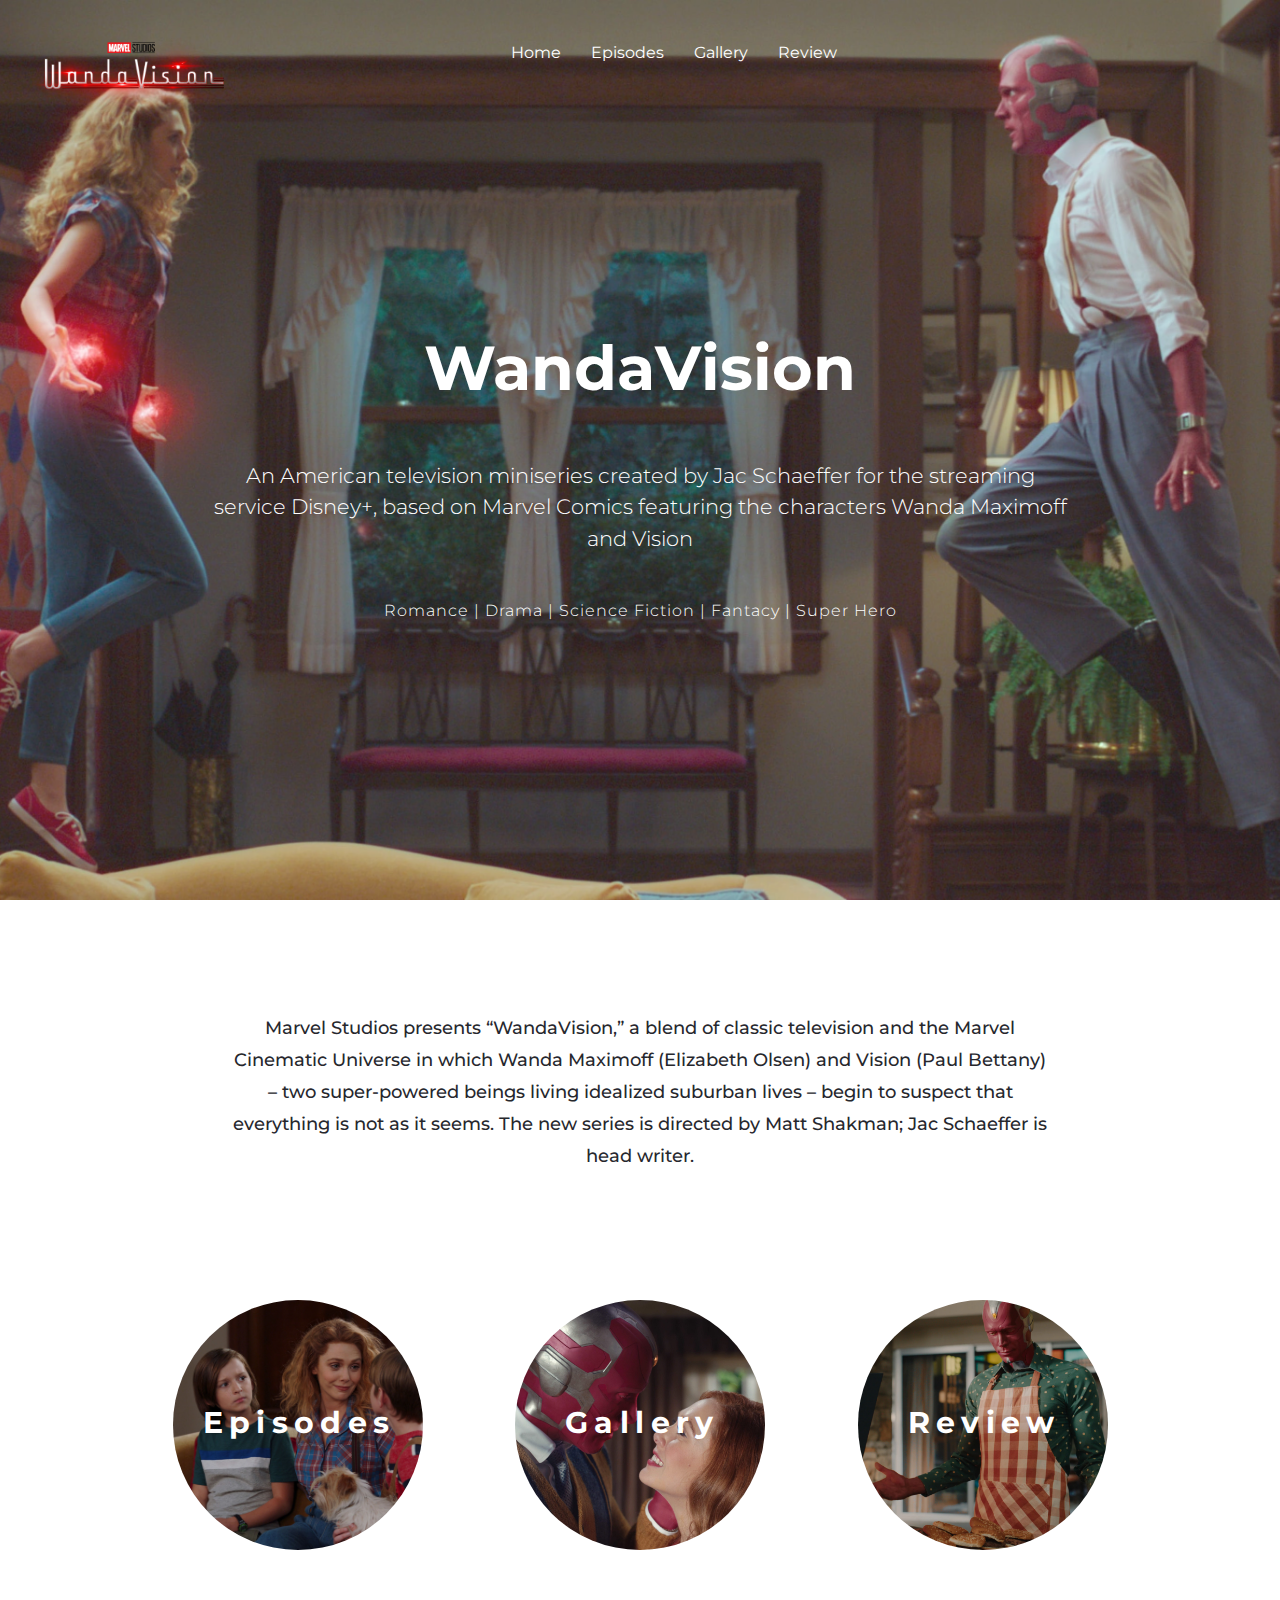
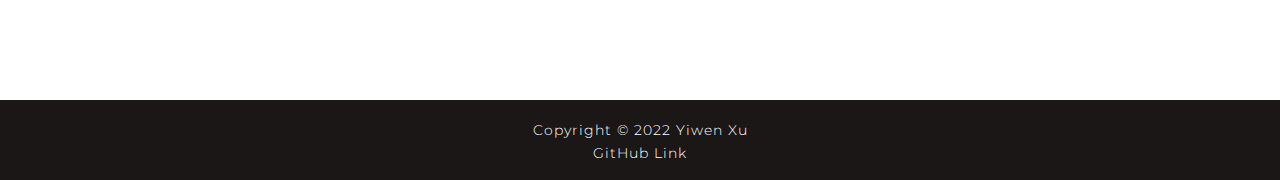
<file: index.html>
<!DOCTYPE html>
<html lang="en">
  <head>
    <meta charset="UTF-8" />
    <meta http-equiv="X-UA-Compatible" content="IE=edge" />
    <meta name="viewport" content="width=device-width, initial-scale=1.0" />
    <link rel="stylesheet" href="./css/reset.css" />
    <link rel="stylesheet" href="./css/main.css" />
    <script src="./js/main.js" defer></script>
    <title>Project 2</title>

    <!-- Google Fonts -->
    <link
      href="https://fonts.googleapis.com/css?family=Montserrat:300,300i,400,600,700"
      rel="stylesheet"
    />
    <link
      rel="stylesheet"
      href="http://cdnjs.cloudflare.com/ajax/libs/font-awesome/4.4.0/css/font-awesome.min.css"
    />
    <link rel="preconnect" href="https://fonts.googleapis.com" />
    <link rel="preconnect" href="https://fonts.gstatic.com" crossorigin />
    <link
      href="https://fonts.googleapis.com/css2?family=DM+Serif+Display:ital@0;1&display=swap"
      rel="stylesheet"
    />
  </head>
  <body>
    <header class="site-header">
      <div class="container">
        <div class="logo">
          <img src="./img/WandaVision_logo.png" alt="logo" />
        </div>
        <nav class="nav">
          <div class="navbar-collapse">
            <ul class="navbar-nav">
              <li class="active">
                <a href="index.html">Home</a>
              </li>
              <li><a href="episodes.html">Episodes</a></li>
              <li><a href="gallery.html">Gallery</a></li>
              <li><a href="review.html">Review</a></li>
            </ul>
          </div>
        </nav>
      </div>
    </header>

    <div class="hero overlay">
      <div class="hero-content">
        <div class="hero-text">
          <h1>WandaVision</h1>
          <p>
            An American television miniseries created by Jac Schaeffer for the
            streaming service Disney+, based on Marvel Comics featuring the
            characters Wanda Maximoff and Vision
          </p>
          <p id="tvtype">
            Romance | Drama | Science Fiction | Fantacy | Super Hero
          </p>
        </div>
      </div>
    </div>

    <main>
      <section>
        <div class="intro">
          <p>
            Marvel Studios presents “WandaVision,” a blend of classic television
            and the Marvel Cinematic Universe in which Wanda Maximoff (Elizabeth
            Olsen) and Vision (Paul Bettany) – two super-powered beings living
            idealized suburban lives – begin to suspect that everything is not
            as it seems. The new series is directed by Matt Shakman; Jac
            Schaeffer is head writer.
          </p>
        </div>
      </section>

      <section class="site-section">
        <div class="main-content">
          <div class="item">
            <div class="circle pic1">
              <h3><a href="episodes.html">Episodes</a></h3>
            </div>
          </div>

          <div class="item">
            <div class="circle pic2">
              <h3><a href="gallery.html">Gallery</a></h3>
            </div>
          </div>

          <div class="item">
            <div class="circle pic3">
              <h3><a href="review.html">Review</a></h3>
            </div>
          </div>
        </div>
      </section>
    </main>

    <footer>
      <p>Copyright &copy; 2022 Yiwen Xu</p>
      <a href="https://github.com/yiwenxx/project-two">GitHub Link</a>
    </footer>
  </body>
</html>
</file>
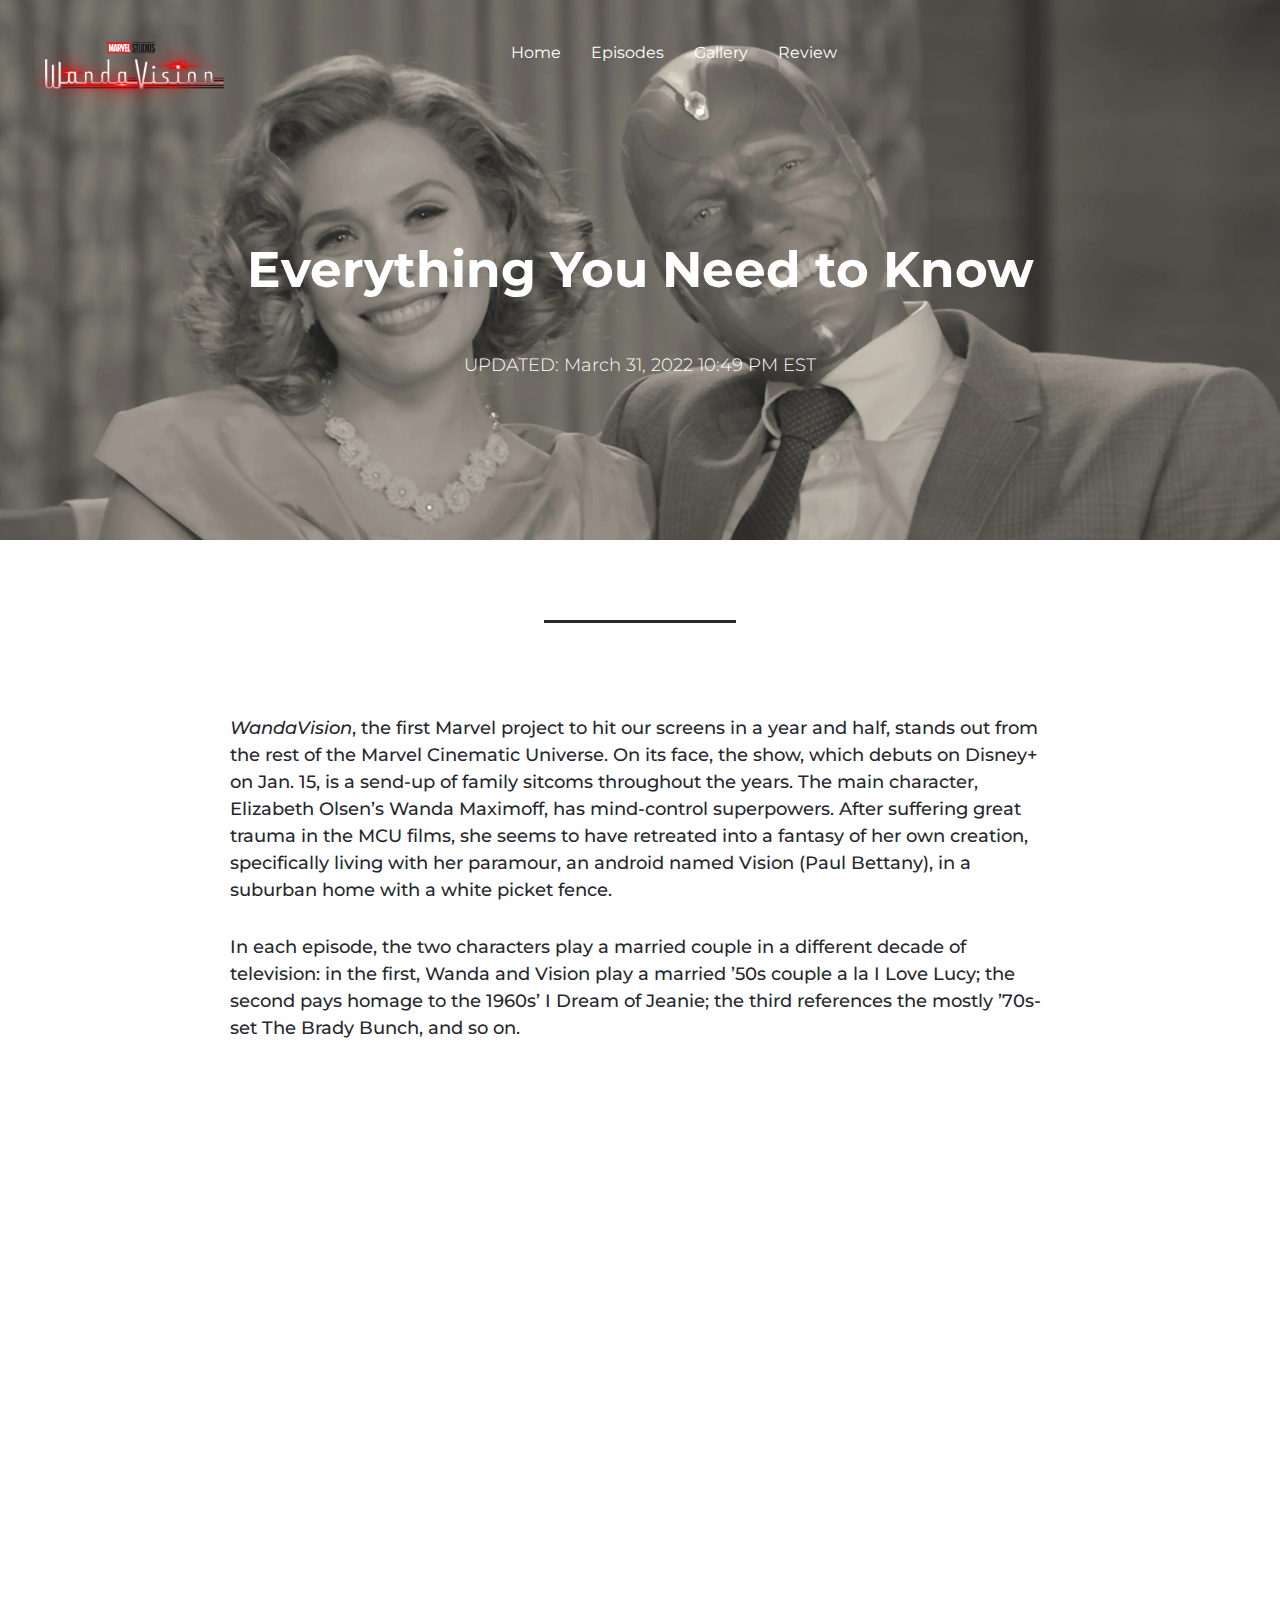
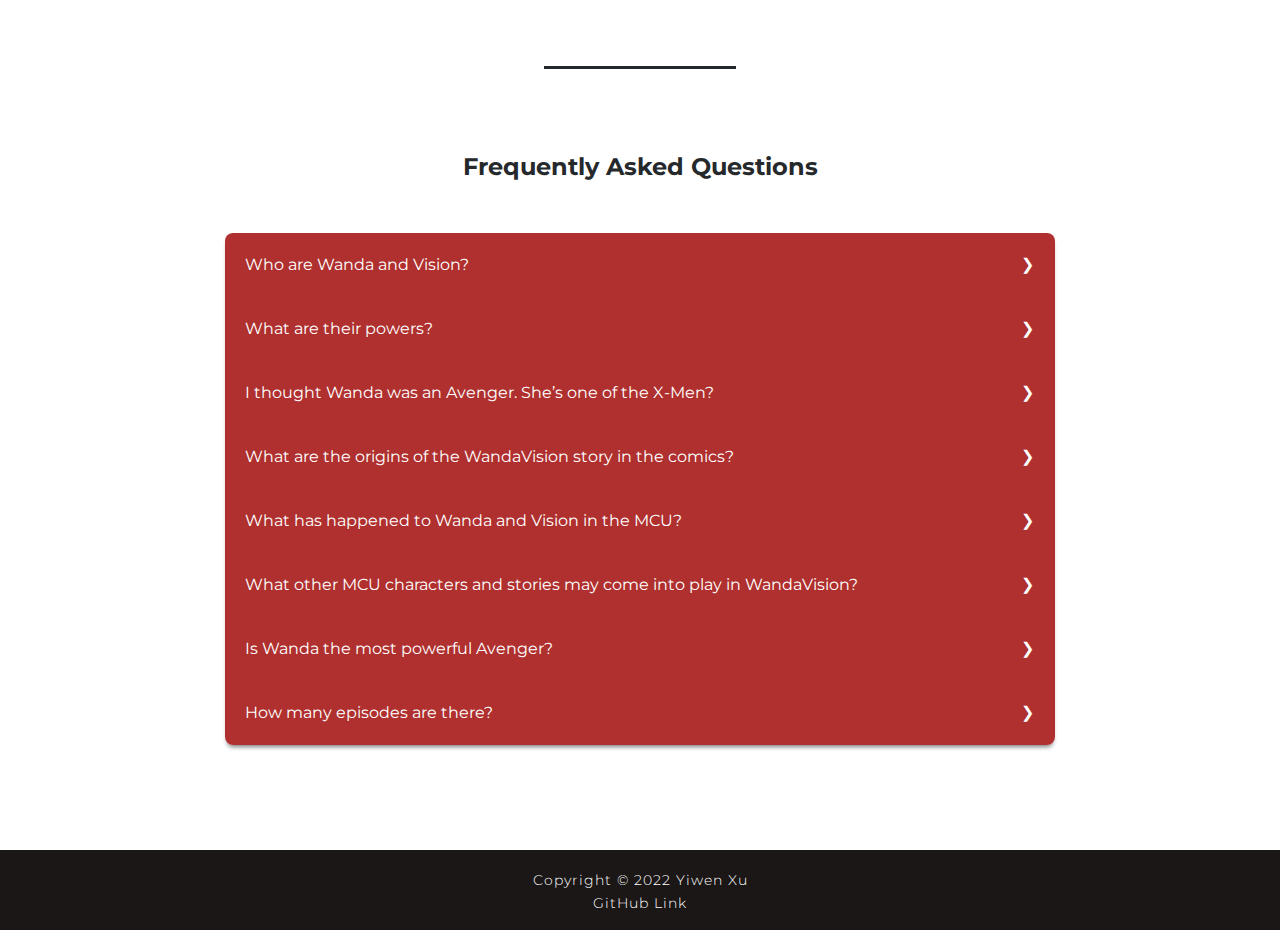
<file: episodes.html>
<!DOCTYPE html>
<html lang="en">
  <head>
    <meta charset="UTF-8" />
    <meta http-equiv="X-UA-Compatible" content="IE=edge" />
    <meta name="viewport" content="width=device-width, initial-scale=1.0" />
    <link rel="stylesheet" href="./css/reset.css" />
    <link rel="stylesheet" href="./css/main.css" />
    <link rel="stylesheet" href="./css/episodes.css" />
    <script src="./js/main.js" defer></script>
    <title>Project 2</title>

    <!-- Google Fonts -->
    <link
      href="https://fonts.googleapis.com/css?family=Montserrat:300,300i,400,600,700"
      rel="stylesheet"
    />
    <link
      rel="stylesheet"
      href="http://cdnjs.cloudflare.com/ajax/libs/font-awesome/4.4.0/css/font-awesome.min.css"
    />
    <link rel="preconnect" href="https://fonts.googleapis.com" />
    <link rel="preconnect" href="https://fonts.gstatic.com" crossorigin />
    <link
      href="https://fonts.googleapis.com/css2?family=DM+Serif+Display:ital@0;1&display=swap"
      rel="stylesheet"
    />
  </head>
  <body>
    <header class="site-header">
      <div class="container">
        <div class="logo">
          <img src="./img/WandaVision_logo.png" alt="logo" />
        </div>
        <nav class="nav">
          <div class="navbar-collapse">
            <ul class="navbar-nav">
              <li class="active">
                <a href="index.html">Home</a>
              </li>
              <li><a href="episodes.html">Episodes</a></li>
              <li><a href="gallery.html">Gallery</a></li>
              <li><a href="review.html">Review</a></li>
            </ul>
          </div>
        </nav>
      </div>
    </header>

    <div class="banner overlay">
      <div class="banner-content">
        <div class="banner-text">
          <h1>Everything You Need to Know</h1>
          <p>UPDATED: March 31, 2022 10:49 PM EST</p>
        </div>
      </div>
    </div>

    <section>
      <hr id="horiline" />
      <div class="paragraph">
        <p>
          <i>WandaVision</i>, the first Marvel project to hit our screens in a
          year and half, stands out from the rest of the Marvel Cinematic
          Universe. On its face, the show, which debuts on Disney+ on Jan. 15,
          is a send-up of family sitcoms throughout the years. The main
          character, Elizabeth Olsen’s Wanda Maximoff, has mind-control
          superpowers. After suffering great trauma in the MCU films, she seems
          to have retreated into a fantasy of her own creation, specifically
          living with her paramour, an android named Vision (Paul Bettany), in a
          suburban home with a white picket fence.
        </p>
        <p>
          In each episode, the two characters play a married couple in a
          different decade of television: in the first, Wanda and Vision play a
          married ’50s couple a la I Love Lucy; the second pays homage to the
          1960s’ I Dream of Jeanie; the third references the mostly ’70s-set The
          Brady Bunch, and so on.
        </p>
      </div>
    </section>

    <section>
      <div class="video">
        <div style="padding: 56.25% 0 0 0; position: relative">
          <iframe
            width="560"
            height="315"
            src="https://www.youtube.com/embed/sj9J2ecsSpo?controls=0"
            style="
              position: absolute;
              top: 0;
              left: 0;
              width: 100%;
              height: 100%;
            "
            title="YouTube video player"
            frameborder="0"
            allow="accelerometer; autoplay; clipboard-write; encrypted-media; gyroscope; picture-in-picture"
            allowfullscreen
          ></iframe>
        </div>
        <script src="https://player.vimeo.com/api/player.js"></script>
      </div>
    </section>

    <section>
      <div class="question">
        <hr />
        <h3>Frequently Asked Questions</h3>
        <div class="col">
          <div class="tabs">
            <div class="tab">
              <input type="checkbox" id="q1" />
              <label class="tab-label" for="q1"
                >Who are Wanda and Vision?
              </label>
              <div class="tab-content">
                Wanda and Vision are two key superheroes on the Avengers team.
                They fight evil and protect innocent lives, as superheroes do.
                Vision is an android created by Tony Stark (Iron Man).
              </div>
            </div>
            <div class="tab">
              <input type="checkbox" id="q2" />
              <label class="tab-label" for="q2">What are their powers? </label>
              <div class="tab-content">
                They both have weirdly ill-defined powers in the movies. Wanda
                can control things with her mind—via telekinesis, telepathy,
                mind control. She can shoot energy balls out of her hands and
                create protective barriers around herself and others and hover
                in the air. But there’s also a scene in which she seems to use
                her mind to torture a bad guy.
              </div>
              <div class="tab-content">
                They both have superhuman stamina, speed, strength, etc. You
                know, run-of-the-mill superhero stuff. Or, in Wanda’s case,
                mutant stuff.
              </div>
            </div>
            <div class="tab">
              <input type="checkbox" id="q3" />
              <label class="tab-label" for="q3"
                >I thought Wanda was an Avenger. She’s one of the X-Men?
              </label>
              <div class="tab-content">
                Technically, yes, in the comics Wanda is a mutant, which is
                defined as a human born with a specific gene that gives them
                powers. Most of the Avengers are humans who gained their powers
                later in life, like Captain America did when the military
                injected him with super-soldier serum or Spider-Man did when
                that pesky Spider took a bite out of him.
              </div>
              <div class="tab-content">
                That difference is significant in the comics because mutants
                tend to be treated worse than other humans: they’re feared and
                discriminated against and hunted down. It’s unclear whether the
                movie version of Wanda is a mutant. She was experimented upon,
                but it’s ambiguous whether those experiments gave her her powers
                or just awoke powers that already existed. It’s a truly nerdy
                debate.
              </div>
              <div class="tab-content">
                Why does the distinction matter in the context of WandaVision?
                Well, Disney didn’t own the rights to the X-Men until they
                acquired Fox in 2019. Wanda (Scarlet Witch) and her brother
                Pietro (Quicksilver) were border cases, so both Fox and Disney
                were allowed to use the characters. Now that Disney owns both
                the Avengers and X-Men properties, some fans have speculated
                that Disney will use WandaVision and some crazy parallel
                universe logic to usher the X-Men into the MCU.
              </div>
            </div>
            <div class="tab">
              <input type="checkbox" id="q4" />
              <label class="tab-label" for="q4"
                >What are the origins of the WandaVision story in the
                comics?</label
              >
              <div class="tab-content">
                The show seems to be very loosely based on several comic book
                stories in which either Wanda or Vision tries to “fit in” to
                life in suburbia with disastrous results. In the comics, Vision
                and Wanda married in 1975’s Avengers #4 and even got their own
                spinoff comic, Vision and the Scarlet Witch, in 1982. They
                fought alongside the Avengers and had twin boys named William
                and Thomas.
              </div>
              <div class="tab-content">
                In the 1989 comic storyline “Vision Quest,” Vision is destroyed
                by an international network of spies who decide he’s a threat to
                the world. Though Hank Pym reassembles him, the Vision that
                emerges has no emotional connection to his wife or children.
                Wanda’s world begins to fall apart. She is even told by her
                neighbor and mentor, a witch named Agatha Harkness, that her
                children aren’t real but rather an illusion conjured by a
                combination of her own powers and those of Maphisto, the devil
                of the Marvel Universe.
              </div>
              <div class="tab-content">
                Another comic series, 2016’s The Vision, riff on the theme of
                superheroes trying to blend in. In that comic, Vision creates an
                android wife and two kids for himself and moves them all to the
                suburbs of Washington, D.C. Their white picket fence lifestyle
                ends in tragedy when a Vision’s android wife kills a human
                viciously trying to attack the couple’s android daughter.
              </div>
              <div class="tab-content">
                So, yeah, all of this points to the likelihood that WandaVision
                won’t end with a pretty little bow on it.
              </div>
            </div>
            <div class="tab">
              <input type="checkbox" id="q5" />
              <label class="tab-label" for="q5"
                >What has happened to Wanda and Vision in the MCU?
              </label>
              <div class="tab-content">
                Wanda and Vision both enter the MCU in the second Avengers film,
                Avengers: Age of Ultron. A Nazi splinter group called HYDRA gets
                its hands on an Infinity Stone called the Mind Stone. The mind
                stone, in particular, can be used to control people’s minds.
              </div>
              <div class="tab-content">
                HYDRA uses the mind stone to experiment on a bunch of people and
                try to build a super army. The only ones who survive are Wanda
                and her twin brother Pietro. Wanda gains telepathy, telekinesis
                and a mishmash of other abilities. Pietro gets super speed.
              </div>
              <div class="tab-content">
                Eventually the Avengers acquire the Mind Stone from Hydra, and
                Tony Stark uses it to create a defense program called Ultron
                because Tony is an egomaniac who can’t see how that plan might
                go horribly wrong. Predictably, Ultron goes berserk and tries to
                kill the Avengers. Ultron recruits Wanda and Pietro to his
                cause.
              </div>
              <div class="tab-content">
                In a future movie, Captain America: Civil War, Wanda
                accidentally kills a bunch of innocent citizens while saving
                Captain America’s life. She’s put under house arrest, and she
                and Vision begin a flirtation while she’s stuck in the Avengers’
                compound, and he’s sent there to guard her.
              </div>
            </div>
            <div class="tab">
              <input type="checkbox" id="q6" />
              <label class="tab-label" for="q6"
                >What other MCU characters and stories may come into play in
                WandaVision?
              </label>
              <div class="tab-content">
                A number of supporting characters from various MCU films are set
                to appear in WandaVision: Monica Rambeau, Jimmy Woo, Darcy
                Lewis, HYDRA, and SHIELD and SWORD etc.
              </div>
            </div>
            <div class="tab">
              <input type="checkbox" id="q7" />
              <label class="tab-label" for="q7"
                >Is Wanda the most powerful Avenger?
              </label>
              <div class="tab-content">
                It certainly seems that way. It’s unclear why Wanda has not been
                a bigger part of the Avengers’ story up until this point. When
                she fought Thanos in Avengers: Endgame, he asked her, “Who are
                you again?” which is just rude considering she and Thor are the
                only ones who came remotely close to actually defeating him in
                Infinity War.
              </div>
              <div class="tab-content">
                Wanda can control people’s minds, control objects with her mind
                and, apparently, build entire universes with her mind. On top of
                that she can fight physically by throwing energy balls and
                levitating, which is basically flying.
              </div>
              <div class="tab-content">
                Whether she becomes a hero or a villain in the future of the
                MCU, she’s sure to play a big role.
              </div>
            </div>
            <div class="tab">
              <input type="checkbox" id="q8" />
              <label class="tab-label" for="q8"
                >How many episodes are there?</label
              >
              <div class="tab-content">
                The first season, assuming this isn't a "limited" one-and-done
                run, is listed as nine episodes. For the first episode, which as
                mentioned above is based on shows such as I Love Lucy, scenes
                were filmed before a studio audience.
              </div>
              <div class="tab-content">
                WandaVision will launch on Disney+ on 15 January. For more on
                the show, you can still buy Empire's January 2021 issue, which
                has an extensive feature and interviews with many of the main
                players.
              </div>
            </div>
          </div>
        </div>
      </div>
    </section>

    <footer>
      <p>Copyright &copy; 2022 Yiwen Xu</p>
      <a href="https://github.com/yiwenxx/project-two">GitHub Link</a>
    </footer>
  </body>
</html>
</file>
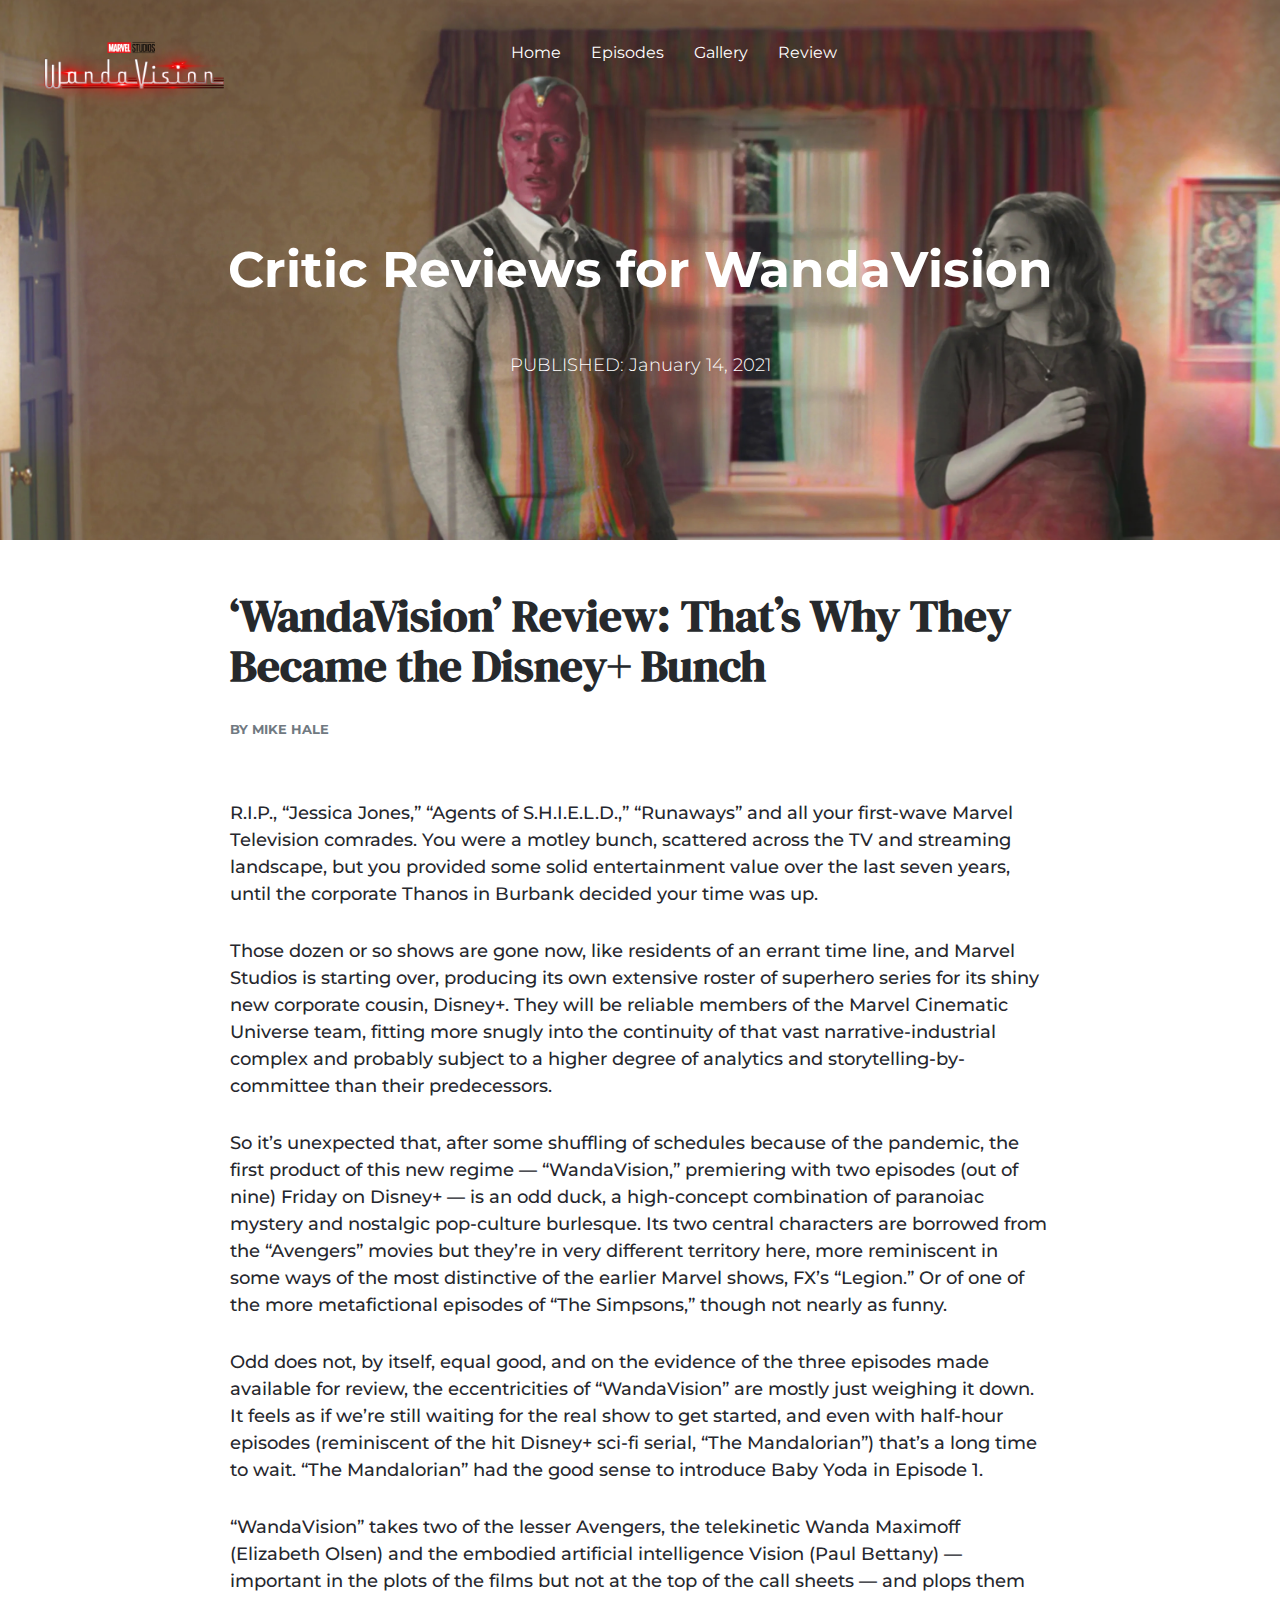
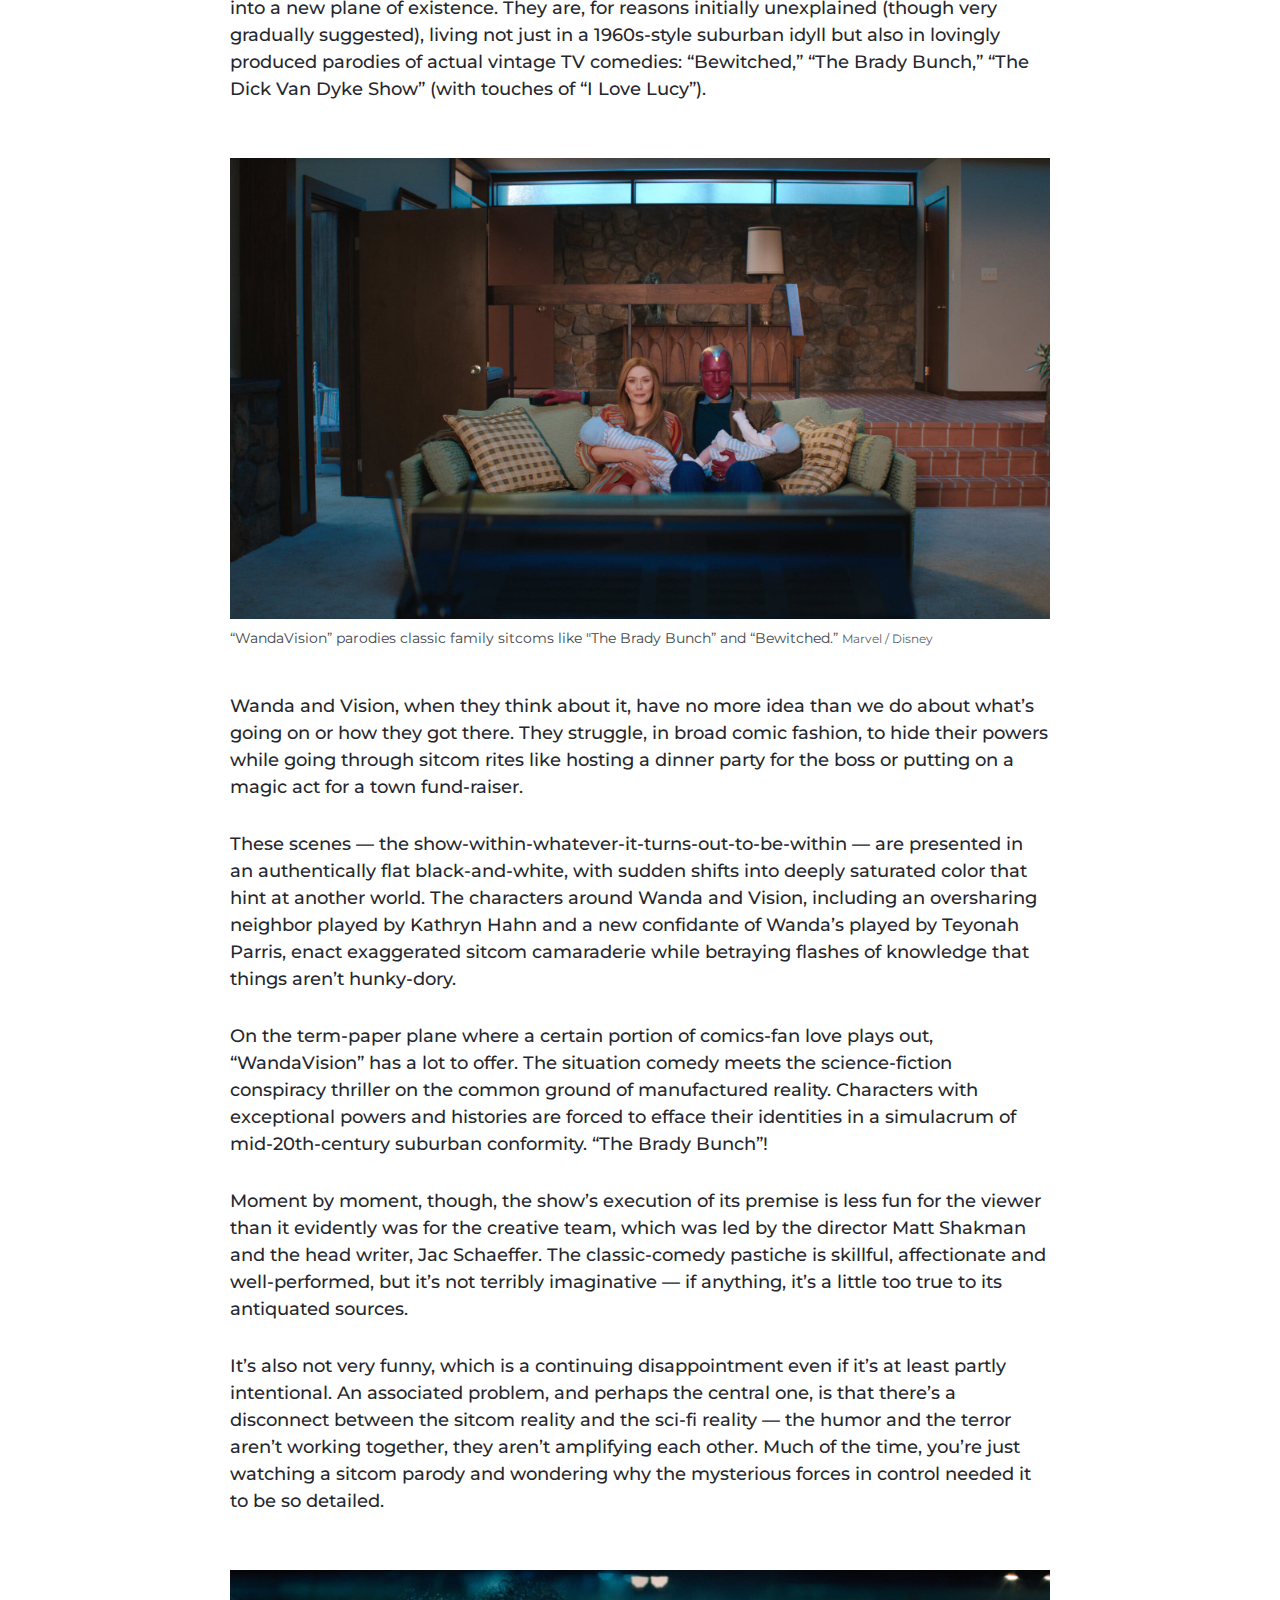
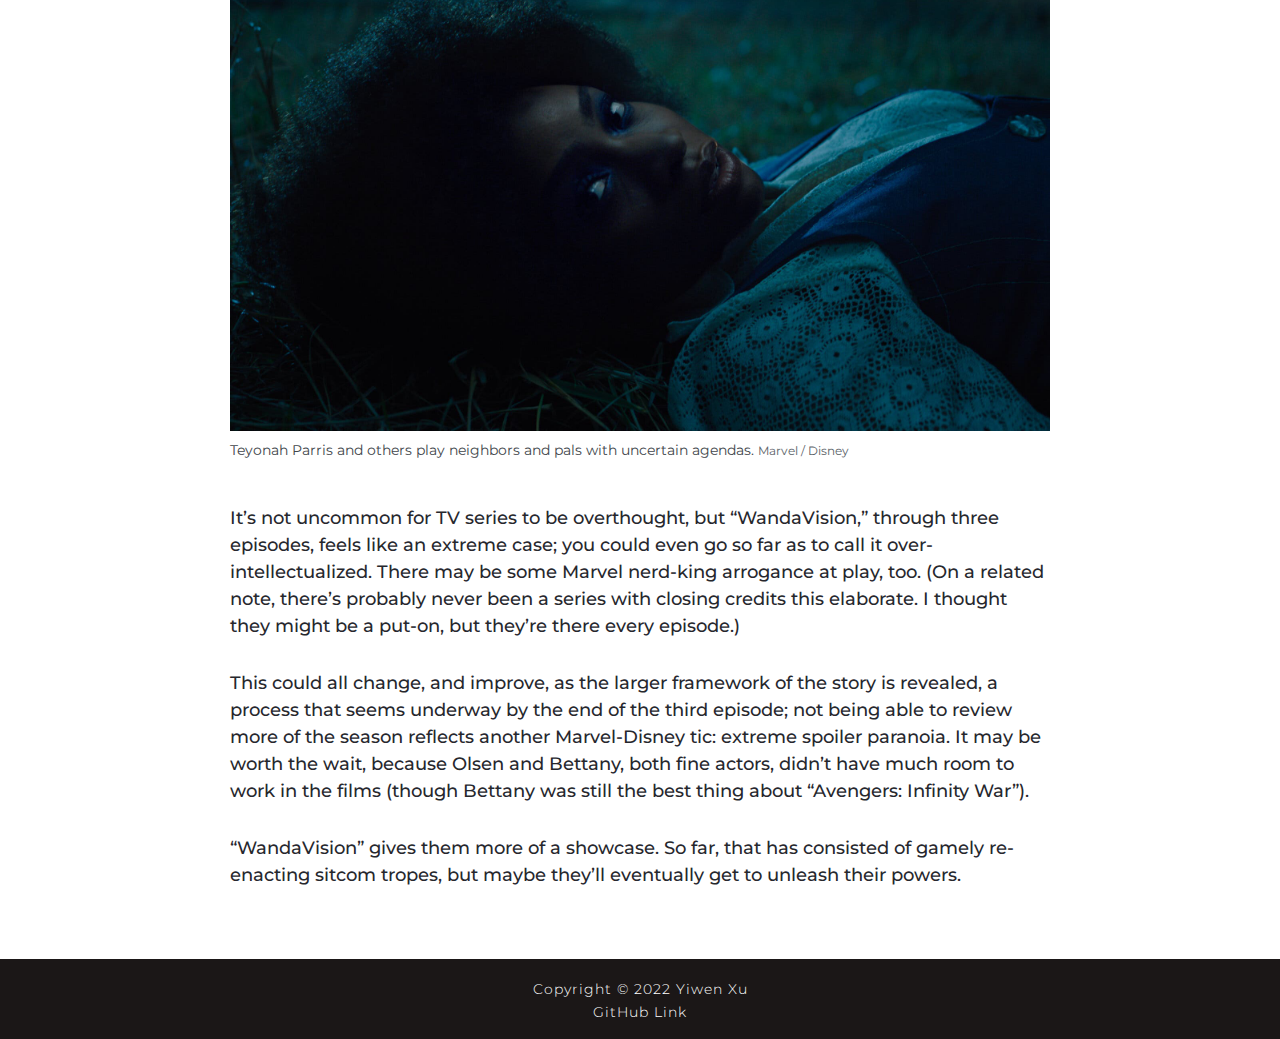
<file: review.html>
<!DOCTYPE html>
<html lang="en">
  <head>
    <meta charset="UTF-8" />
    <meta http-equiv="X-UA-Compatible" content="IE=edge" />
    <meta name="viewport" content="width=device-width, initial-scale=1.0" />
    <link rel="stylesheet" href="./css/reset.css" />
    <link rel="stylesheet" href="./css/main.css" />
    <link rel="stylesheet" href="./css/review.css" />
    <script src="./js/main.js" defer></script>
    <title>Project 2</title>

    <!-- Google Fonts -->
    <link
      href="https://fonts.googleapis.com/css?family=Montserrat:300,300i,400,600,700"
      rel="stylesheet"
    />
    <link
      rel="stylesheet"
      href="http://cdnjs.cloudflare.com/ajax/libs/font-awesome/4.4.0/css/font-awesome.min.css"
    />
    <link rel="preconnect" href="https://fonts.googleapis.com" />
    <link rel="preconnect" href="https://fonts.gstatic.com" crossorigin />
    <link
      href="https://fonts.googleapis.com/css2?family=DM+Serif+Display:ital@0;1&display=swap"
      rel="stylesheet"
    />
  </head>
  <body>
    <header class="site-header">
      <div class="container">
        <div class="logo">
          <img src="./img/WandaVision_logo.png" alt="logo" />
        </div>
        <nav class="nav">
          <div class="navbar-collapse">
            <ul class="navbar-nav">
              <li class="active">
                <a href="index.html">Home</a>
              </li>
              <li><a href="episodes.html">Episodes</a></li>
              <li><a href="gallery.html">Gallery</a></li>
              <li><a href="review.html">Review</a></li>
            </ul>
          </div>
        </nav>
      </div>
    </header>

    <div class="banner overlay1">
      <div class="banner-content">
        <div class="banner-text">
          <h1>Critic Reviews for WandaVision</h1>
          <p>PUBLISHED: January 14, 2021</p>
        </div>
      </div>
    </div>

    <section>
      <div class="article">
        <h3>‘WandaVision’ Review: That’s Why They Became the Disney+ Bunch</h3>
        <h5>BY MIKE HALE</h5>
        <p>
          R.I.P., “Jessica Jones,” “Agents of S.H.I.E.L.D.,” “Runaways” and all
          your first-wave Marvel Television comrades. You were a motley bunch,
          scattered across the TV and streaming landscape, but you provided some
          solid entertainment value over the last seven years, until the
          corporate Thanos in Burbank decided your time was up.
        </p>
        <p>
          Those dozen or so shows are gone now, like residents of an errant time
          line, and Marvel Studios is starting over, producing its own extensive
          roster of superhero series for its shiny new corporate cousin,
          Disney+. They will be reliable members of the Marvel Cinematic
          Universe team, fitting more snugly into the continuity of that vast
          narrative-industrial complex and probably subject to a higher degree
          of analytics and storytelling-by-committee than their predecessors.
        </p>
        <p>
          So it’s unexpected that, after some shuffling of schedules because of
          the pandemic, the first product of this new regime — “WandaVision,”
          premiering with two episodes (out of nine) Friday on Disney+ — is an
          odd duck, a high-concept combination of paranoiac mystery and
          nostalgic pop-culture burlesque. Its two central characters are
          borrowed from the “Avengers” movies but they’re in very different
          territory here, more reminiscent in some ways of the most distinctive
          of the earlier Marvel shows, FX’s “Legion.” Or of one of the more
          metafictional episodes of “The Simpsons,” though not nearly as funny.
        </p>
        <p>
          Odd does not, by itself, equal good, and on the evidence of the three
          episodes made available for review, the eccentricities of
          “WandaVision” are mostly just weighing it down. It feels as if we’re
          still waiting for the real show to get started, and even with
          half-hour episodes (reminiscent of the hit Disney+ sci-fi serial, “The
          Mandalorian”) that’s a long time to wait. “The Mandalorian” had the
          good sense to introduce Baby Yoda in Episode 1.
        </p>
        <p>
          “WandaVision” takes two of the lesser Avengers, the telekinetic Wanda
          Maximoff (Elizabeth Olsen) and the embodied artificial intelligence
          Vision (Paul Bettany) — important in the plots of the films but not at
          the top of the call sheets — and plops them into a new plane of
          existence. They are, for reasons initially unexplained (though very
          gradually suggested), living not just in a 1960s-style suburban idyll
          but also in lovingly produced parodies of actual vintage TV comedies:
          “Bewitched,” “The Brady Bunch,” “The Dick Van Dyke Show” (with touches
          of “I Love Lucy”).
        </p>
        <figure>
          <img
            src="./img/articleimg.jpeg"
            alt="contentpic"
            style="width: 100%"
          />
          <figcaption>
            “WandaVision” parodies classic family sitcoms like "The Brady Bunch”
            and “Bewitched.”
            <span>Marvel / Disney</span>
          </figcaption>
        </figure>
        <p>
          Wanda and Vision, when they think about it, have no more idea than we
          do about what’s going on or how they got there. They struggle, in
          broad comic fashion, to hide their powers while going through sitcom
          rites like hosting a dinner party for the boss or putting on a magic
          act for a town fund-raiser.
        </p>
        <p>
          These scenes — the show-within-whatever-it-turns-out-to-be-within —
          are presented in an authentically flat black-and-white, with sudden
          shifts into deeply saturated color that hint at another world. The
          characters around Wanda and Vision, including an oversharing neighbor
          played by Kathryn Hahn and a new confidante of Wanda’s played by
          Teyonah Parris, enact exaggerated sitcom camaraderie while betraying
          flashes of knowledge that things aren’t hunky-dory.
        </p>
        <p>
          On the term-paper plane where a certain portion of comics-fan love
          plays out, “WandaVision” has a lot to offer. The situation comedy
          meets the science-fiction conspiracy thriller on the common ground of
          manufactured reality. Characters with exceptional powers and histories
          are forced to efface their identities in a simulacrum of
          mid-20th-century suburban conformity. “The Brady Bunch”!
        </p>
        <p>
          Moment by moment, though, the show’s execution of its premise is less
          fun for the viewer than it evidently was for the creative team, which
          was led by the director Matt Shakman and the head writer, Jac
          Schaeffer. The classic-comedy pastiche is skillful, affectionate and
          well-performed, but it’s not terribly imaginative — if anything, it’s
          a little too true to its antiquated sources.
        </p>
        <p>
          It’s also not very funny, which is a continuing disappointment even if
          it’s at least partly intentional. An associated problem, and perhaps
          the central one, is that there’s a disconnect between the sitcom
          reality and the sci-fi reality — the humor and the terror aren’t
          working together, they aren’t amplifying each other. Much of the time,
          you’re just watching a sitcom parody and wondering why the mysterious
          forces in control needed it to be so detailed.
        </p>
        <figure>
          <img
            src="./img/articleimg2.jpeg"
            alt="contentpic"
            style="width: 100%"
          />
          <figcaption>
            Teyonah Parris and others play neighbors and pals with uncertain
            agendas.
            <span>Marvel / Disney</span>
          </figcaption>
        </figure>
        <p>
          It’s not uncommon for TV series to be overthought, but “WandaVision,”
          through three episodes, feels like an extreme case; you could even go
          so far as to call it over-intellectualized. There may be some Marvel
          nerd-king arrogance at play, too. (On a related note, there’s probably
          never been a series with closing credits this elaborate. I thought
          they might be a put-on, but they’re there every episode.)
        </p>
        <p>
          This could all change, and improve, as the larger framework of the
          story is revealed, a process that seems underway by the end of the
          third episode; not being able to review more of the season reflects
          another Marvel-Disney tic: extreme spoiler paranoia. It may be worth
          the wait, because Olsen and Bettany, both fine actors, didn’t have
          much room to work in the films (though Bettany was still the best
          thing about “Avengers: Infinity War”).
        </p>
        <p>
          “WandaVision” gives them more of a showcase. So far, that has
          consisted of gamely re-enacting sitcom tropes, but maybe they’ll
          eventually get to unleash their powers.
        </p>
      </div>
    </section>

    <footer>
      <p>Copyright &copy; 2022 Yiwen Xu</p>
      <a href="https://github.com/yiwenxx/project-two">GitHub Link</a>
    </footer>
  </body>
</html>
</file>
<file: css/main.css>
/* Decent Defaults */

img,
video {
  width: 100%;
  height: auto;
}

/* Layout*/
html,
body {
  width: 100%;
  height: 100%;
  margin: 0;
  padding: 0;
  font-family: "Montserrat", sans-serif;
  color: #26272d;
}

p {
  margin-bottom: 0;
  font-size: 14px;
  font-weight: 300;
  color: #9fa3a7;
}

h1 {
  font-size: 62px;
}

h2 {
  font-size: 42px;
}

h1,
h2,
h3,
h4,
h5 {
  color: #26292c;
}

/* Header */
.site-header {
  position: absolute;
  padding: 30px 0 0;
  background-color: transparent;
  width: 100%;
  z-index: 3;
}

.container {
  display: flex;
  margin-left: 2rem;
}

.logo {
  width: 15rem;
  height: 4rem;
  position: relative;
}

/* Nav */
.nav {
  margin-left: 25%;
  padding-top: 10px;
}

.navbar-collapse {
  text-align: center;
}

.navbar-nav {
  display: flex;
  justify-content: space-evenly;
}

.navbar-nav > li > a {
  padding: 0;
  font-size: 16px;
  position: relative;
  color: #fff;
  line-height: 26px;
  text-decoration: none;
}

.navbar-nav > li + li {
  margin-left: 30px;
}

.navbar-nav a:hover {
  text-decoration: underline #fff 2px;
}

/* Banner */
.hero {
  background: url(../img/pic1.jpeg) no-repeat center / cover;
  height: 100%;
  width: 100%;
  display: table;
  position: relative;
}

.overlay:before {
  content: "";
  background-color: rgba(255, 255, 255, 0.1);
  height: 100%;
  width: 100%;
  position: absolute;
  top: 0;
  left: 0;
  z-index: 0;
}

.hero-content {
  display: table-cell;
  vertical-align: middle;
  padding-top: 75px;
}

.hero-text {
  max-width: 890px;
  width: 100%;
  margin: 0 auto;
  padding: 0 15px;
  text-align: center;
}

.hero-text h1 {
  position: relative;
  margin: 0;
  color: #fff;
}

.hero-text p {
  position: relative;
  margin: 45px 0 30px;
  font-size: 21px;
  color: #fff;
}

#tvtype {
  font-size: 16px;
  letter-spacing: 1px;
}

/* main */
.intro {
  margin: 0 auto;
  max-width: 900px;
  padding-top: 7rem;
  text-align: center;
  line-height: 32px;
}

.intro p {
  font-size: 18px;
  font-weight: 500;
  color: #26272d;
  padding: 0 40px 0 40px;
}

.site-section {
  background-color: #fff;
}

.main-content {
  height: auto;
  margin: 8rem 5rem 0 5rem;
  display: flex;
  align-items: center;
  flex-wrap: wrap;
  justify-content: space-evenly;
}

.item {
  height: 32vw;
  width: 20vw;
  position: relative;
}

.circle {
  height: 23vw;
  width: 23vw;
  border-radius: 50%;
  position: relative;
}

.pic1 {
  background-image: url(../img/episodeimg.jpeg);
  background-size: cover;
  height: 20vw;
  width: 20vw;
  border-radius: 50%;
}

.pic2 {
  background-image: url(../img/cast.jpeg);
  background-size: cover;
  height: 20vw;
  width: 20vw;
  border-radius: 50%;
}

.pic3 {
  background-image: url(../img/review-img.jpg);
  background-size: cover;
  height: 20vw;
  width: 20vw;
  border-radius: 50%;
}

.circle a {
  text-decoration: none;
  color: #ffffff;
  text-align: center;
  font-size: 2.25rem;
  letter-spacing: 0.5rem;
  position: absolute;
}

.pic1 a {
  top: 40%;
  left: 12%;
}

.pic1 a:hover,
.pic2 a:hover,
.pic3 a:hover {
  text-decoration: underline;
}

.pic2 a {
  top: 40%;
  left: 20%;
}

.pic3 a {
  top: 40%;
  left: 20%;
}

footer {
  height: 5rem;
  padding: 5px;
  padding-top: 20px;
  text-align: center;
  letter-spacing: 1px;
  background-color: #1b1717;
}

footer p {
  color: white;
}

footer a {
  text-decoration: none;
  color: #fff;
  font-size: 14px;
  font-weight: 300;
}

/* Media Queries */

/* Mobile Only Styles */
@media only screen and (max-width: 600px) {
  .logo {
    width: 8rem;
    height: 2rem;
  }
  .container {
    display: flex;
    margin-left: 1rem;
  }
  .site-header {
    padding: 30px 0 0;
    background-color: transparent;
    width: 100%;
    z-index: 3;
  }
  .hero-text h1 {
    font-size: 55px;
  }

  .hero-text p {
    margin: 45px 20px 30px 20px;
    font-size: 18px;
  }

  #tvtype {
    font-size: 14px;
  }

  .main-content {
    margin: 8rem 2rem 0 2rem;
    display: flex;
    flex-direction: column;
    justify-content: space-evenly;
  }

  .item {
    height: 65vw;
    width: 50vw;
  }

  .circle {
    height: 50vw;
    width: 50vw;
  }

  .pic1,
  .pic2,
  .pic3 {
    height: 50vw;
    width: 50vw;
  }
}

/* Tablet Only Styles */
@media only screen and (min-width: 601px) {
  .logo {
    width: 10rem;
    height: 2.5rem;
  }
  .circle a {
    text-decoration: none;
    color: #ffffff;
    text-align: center;
    font-size: 1.85rem;
    letter-spacing: 0.4rem;
    position: absolute;
  }

  .item {
    height: 350px;
    width: 250px;
  }

  .circle {
    height: 250px;
    width: 250px;
  }

  .pic1,
  .pic2,
  .pic3 {
    height: 250px;
    width: 250px;
  }

  .nav {
    margin-left: 0%;
    padding-top: 10px;
  }
}

/* Desktop Only Styles */
@media only screen and (min-width: 768px) {
  .item {
    height: 400px;
    width: 250px;
  }

  .nav {
    margin-left: 23%;
    padding-top: 10px;
  }

  .logo {
    width: 12rem;
    height: 3rem;
  }
}
</file>
<file: css/episodes.css>
/* Decent Defaults */

img,
video {
  width: 100%;
  height: auto;
}

/* Layout*/
body {
  width: 100%;
  height: 100%;
  margin: 0;
  padding: 0;
  font-family: "Montserrat", sans-serif;
  color: #26272d;
}

p {
  margin-bottom: 0;
  font-size: 14px;
  font-weight: 300;
  color: #9fa3a7;
}

h1 {
  font-size: 62px;
}

h2 {
  font-size: 42px;
}

h1,
h2,
h3,
h4,
h5 {
  color: #26292c;
}

/* Header */
.site-header {
  position: absolute;
  padding: 30px 0 0;
  background-color: transparent;
  width: 100%;
  z-index: 3;
}

.container {
  display: flex;
  margin-left: 2rem;
}

.logo {
  width: 15rem;
  height: 4rem;
  padding: 0 0 4rem 0;
  position: relative;
}

/* Nav */
.nav {
  margin-left: 25%;
  padding-top: 10px;
}

.navbar-collapse {
  text-align: center;
}

.navbar-nav {
  display: flex;
  justify-content: space-evenly;
}

.navbar-nav > li > a {
  padding: 0;
  font-size: 16px;
  position: relative;
  color: #fff;
  line-height: 26px;
  text-decoration: none;
}

.navbar-nav > li + li {
  margin-left: 30px;
}

.navbar-nav a:hover {
  text-decoration: underline #fff 2px;
}

/* Banner */
.banner {
  background: url(../img/pic3.jpeg) no-repeat center / cover;
  height: 60%;
  width: 100%;
  display: table;
  position: relative;
}

.overlay:before {
  content: "";
  background-color: rgba(255, 255, 255, 0.1);
  height: 100%;
  width: 100%;
  position: absolute;
  top: 0;
  left: 0;
  z-index: 0;
}

.banner-content {
  display: table-cell;
  vertical-align: middle;
  padding-top: 100px;
}

.banner-text {
  max-width: 890px;
  width: 100%;
  margin: 0 auto;
  padding: 0 15px;
  text-align: center;
}

.banner-text h1 {
  position: relative;
  margin: 0;
  color: #fff;
  font-size: 50px;
}

.banner-text p {
  position: relative;
  margin: 45px 0 30px;
  font-size: 18px;
  color: #fff;
}

/* main
margin: 5em 20em 2em 20em; */

#horiline {
  display: block;
  width: 12rem;
  height: 3px;
  margin-top: 5em;
  margin-bottom: 2em;
  border: none;
  background-color: #26292c;
}

.paragraph {
  max-width: 880px;
  padding: 50px 30px 50px 30px;
  margin: 0 auto;
  height: auto;
}

.paragraph p {
  font-size: 18px;
  font-weight: 500;
  padding: 10px 0 20px 0;
  color: #26272d;
}

/* Video */
.video {
  max-width: 880px;
  margin: 0 auto;
  padding: 30px;
}
/* FAQ */

.question {
  margin: 0 auto;
  height: auto;
  max-width: 880px;
}

hr {
  display: block;
  width: 12rem;
  height: 3px;
  margin-bottom: 5em;
  border: none;
  background-color: #26292c;
}

.question h3 {
  text-align: center;
  padding-bottom: 3rem;
  font-size: 1.5rem;
}

input {
  position: absolute;
  opacity: 0;
  z-index: -1;
}

.col {
  flex: 1;
}

/* Accordion styles */
.tabs {
  border-radius: 8px;
  overflow: hidden;
  box-shadow: 0 4px 4px -2px rgba(0, 0, 0, 0.5);
  margin-bottom: 5rem;
}

.tab {
  width: 100%;
  color: white;
  overflow: hidden;
}

.tab-label {
  display: flex;
  justify-content: space-between;
  padding: 1.25em;
  background: rgb(175, 48, 46);
  cursor: pointer;
}

.tab-label:hover {
  background: rgb(139, 22, 20);
}

.tab-label::after {
  content: "\276F";
  width: 1em;
  height: 1em;
  text-align: center;
  transition: all 0.35s;
}

.tab-content {
  max-height: 0;
  padding: 0 1em;
  color: #2c3e50;
  background: white;
  transition: all 0.35s;
}

.tab-close {
  display: flex;
  justify-content: flex-end;
  padding: 1em;
  font-size: 0.75em;
  background: #2c3e50;
  cursor: pointer;
}

.tab-close:hover {
  background: darken(#2c3e50, 10%);
}

input:checked + .tab-label {
  background: darken(#2c3e50, 10%);
}

input:checked + .tab-label::after {
  transform: rotate(90deg);
}

input:checked ~ .tab-content {
  max-height: 100vh;
  padding: 1em;
}

/* footer */

footer {
  height: 5rem;
  padding: 5px;
  padding-top: 20px;
  text-align: center;
  letter-spacing: 1px;
  background-color: #1b1717;
}

footer p {
  color: white;
}

footer a {
  text-decoration: none;
  color: #fff;
  font-size: 14px;
  font-weight: 300;
}

@media only screen and (max-width: 600px) {
  .paragraph {
    max-width: 880px;
    padding: 50px 60px 40px 60px;
  }

  .video {
    padding: 60px;
  }

  .question {
    padding-right: 50px;
    padding-left: 50px;
  }
}

@media only screen and (min-width: 601px) {
  .logo {
    width: 10rem;
    height: 2.5rem;
  }
  .paragraph {
    max-width: 880px;
    padding: 50px 60px 40px 60px;
  }

  .video {
    padding: 60px;
  }

  .question {
    padding-right: 50px;
    padding-left: 50px;
  }
}

@media only screen and (min-width: 1100px) {
  .paragraph {
    max-width: 880px;
    padding: 50px 30px 50px 30px;
    margin: 0 auto;
    height: auto;
  }

  .video {
    max-width: 880px;
    margin: 0 auto;
    padding: 30px;
  }

  .question {
    margin: 0 auto;
    height: auto;
    max-width: 880px;
    padding: 25px;
  }

  .nav {
    margin-left: 23%;
    padding-top: 10px;
  }

  .logo {
    width: 12rem;
    height: 3rem;
  }
}
</file>
<file: css/review.css>
/* Decent Defaults */

img,
video {
  width: 100%;
  height: auto;
}

/* Layout*/
body {
  width: 100%;
  height: 100%;
  margin: 0;
  padding: 0;
  font-family: "Montserrat", sans-serif;
  color: #26272d;
}

p {
  margin-bottom: 0;
  font-size: 14px;
  font-weight: 300;
  color: #9fa3a7;
}

h1 {
  font-size: 62px;
}

h2 {
  font-size: 42px;
}

h1,
h2,
h3,
h4,
h5 {
  color: #26292c;
}

/* Header */
.site-header {
  position: absolute;
  padding: 30px 0 0;
  background-color: transparent;
  width: 100%;
  z-index: 3;
}

.container {
  display: flex;
  margin-left: 2rem;
}

.logo {
  width: 13rem;
  height: 4rem;
  padding: 0 0 4rem 0;
  position: relative;
}

/* Nav */
.nav {
  margin-left: 25%;
  padding-top: 10px;
}

.navbar-collapse {
  text-align: center;
}

.navbar-nav {
  display: flex;
  justify-content: space-evenly;
}

.navbar-nav > li > a {
  padding: 0;
  font-size: 16px;
  position: relative;
  color: #fff;
  line-height: 26px;
  text-decoration: none;
}

.navbar-nav > li + li {
  margin-left: 30px;
}

.navbar-nav a:hover {
  text-decoration: underline #fff 2px;
}

/* Banner */
.banner {
  background: url(../img/pic4.jpeg) no-repeat center / cover;
  height: 60%;
  width: 100%;
  display: table;
  position: relative;
}

.overlay1:before {
  content: "";
  background-color: rgba(134, 134, 134, 0.1);
  height: 100%;
  width: 100%;
  position: absolute;
  top: 0;
  left: 0;
  z-index: 0;
}

.banner-content {
  display: table-cell;
  vertical-align: middle;
  padding-top: 100px;
}

.banner-text {
  max-width: 890px;
  width: 100%;
  margin: 0 auto;
  padding: 0 15px;
  text-align: center;
}

.banner-text h1 {
  position: relative;
  margin: 0;
  color: #fff;
  font-size: 50px;
}

.banner-text p {
  position: relative;
  margin: 45px 0 30px;
  font-size: 18px;
  color: #fff;
}

/* Main */
.article {
  max-width: 880px;
  padding: 50px 30px 50px 30px;
  margin: 0 auto;
  height: auto;
}

.article p {
  font-size: 18px;
  font-weight: 500;
  padding: 10px 0 20px 0;
  color: #26272d;
}

.article h3 {
  font-family: "DM Serif Display", serif;
  font-size: 45px;
  line-height: 50px;
}

.article h5 {
  margin-bottom: 50px;
  margin-top: 30px;
  color: #707981;
}

figure {
  padding: 35px 0 35px 0;
}

figure figcaption {
  font-size: 14px;
  padding: 10px 0 0 0;
  line-height: 18px;
  text-align: left;
  color: #41464b;
}

figure figcaption span {
  font-size: 12px;
  color: #5b6268;
}

/* Footer */
footer {
  height: 5rem;
  padding: 5px;
  padding-top: 20px;
  text-align: center;
  letter-spacing: 1px;
  background-color: #1b1717;
}

footer p {
  color: white;
}

footer a {
  text-decoration: none;
  color: #fff;
  font-size: 14px;
  font-weight: 300;
}

@media only screen and (max-width: 600px) {
  .article {
    max-width: 880px;
    padding: 50px 60px 50px 60px;
    margin: 0 auto;
    height: auto;
  }

  .article h3 {
    font-family: "DM Serif Display", serif;
    font-size: 40px;
    line-height: 45px;
  }
}

@media only screen and (min-width: 601px) {
  .article {
    max-width: 880px;
    padding: 50px 60px 50px 60px;
    margin: 0 auto;
    height: auto;
  }

  .article h3 {
    font-family: "DM Serif Display", serif;
    font-size: 45px;
    line-height: 50px;
  }
  .logo {
    width: 10rem;
    height: 2.5rem;
  }
}

@media only screen and (min-width: 1100px) {
  .article {
    max-width: 880px;
    padding: 50px 30px 50px 30px;
    margin: 0 auto;
    height: auto;
  }

  .article h3 {
    font-family: "DM Serif Display", serif;
    font-size: 45px;
    line-height: 50px;
  }
  .nav {
    margin-left: 23%;
    padding-top: 10px;
  }

  .logo {
    width: 12rem;
    height: 3rem;
  }
}
</file>
